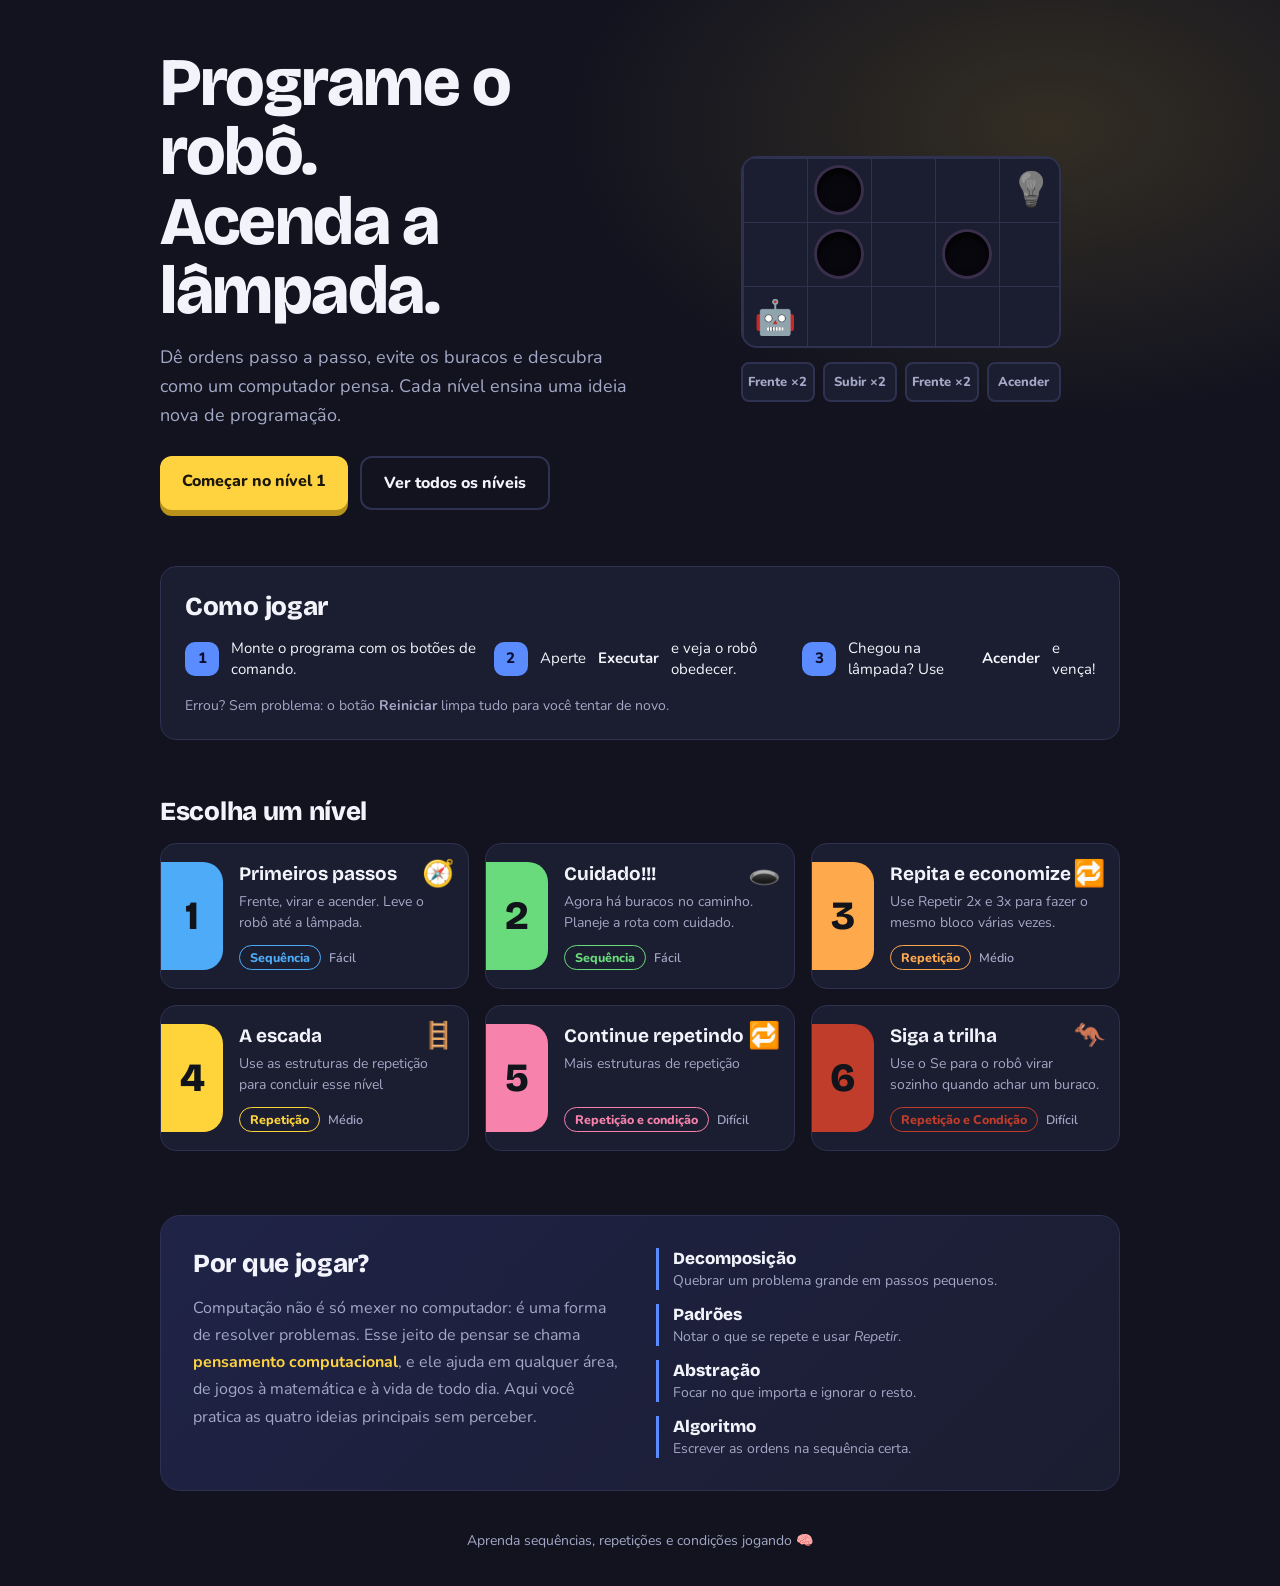
<file: index.html>
<!DOCTYPE html>
<html lang="pt-BR">
<head>
    <meta charset="UTF-8">
    <meta name="viewport" content="width=device-width, initial-scale=1.0">
    <title>Bipe - Menu</title>
    <link rel="preconnect" href="https://fonts.googleapis.com">
    <link rel="preconnect" href="https://fonts.gstatic.com" crossorigin>
    <link href="https://fonts.googleapis.com/css2?family=Bricolage+Grotesque:wght@600;800&family=Nunito:wght@400;600;800&display=swap" rel="stylesheet">
    <link rel="stylesheet" href="style.css">
</head>

<body>
    <main class="menu">

        <!-- ===== HERO ===== -->
        <header class="hero">
            <div class="hero-texto">
                <h1>Programe o robô.<br>Acenda a lâmpada.</h1>
                <p class="lead">
                    Dê ordens passo a passo, evite os buracos e descubra como
                    um computador pensa. Cada nível ensina uma ideia nova de programação.
                </p>
                <div class="hero-acoes">
                    <a class="botao" href="nv1/nv1.html">Começar no nível 1</a>
                    <a class="botao-sec" href="#niveis-titulo">Ver todos os níveis</a>
                </div>
            </div>

            <!-- Demonstração animada: o robô executa o programa -->
            <div class="demo" aria-hidden="true">
                <div class="tabuleiro">
                    <span class="buraco" style="--x:1;--y:1"></span>
                    <span class="buraco" style="--x:3;--y:1"></span>
                    <span class="buraco" style="--x:1;--y:0"></span>
                    <span class="lampada">💡</span>
                    <span class="robo">🤖</span>
                </div>
                <div class="programa">
                    <span class="bloco b1">Frente ×2</span>
                    <span class="bloco b2">Subir ×2</span>
                    <span class="bloco b3">Frente ×2</span>
                    <span class="bloco b4">Acender</span>
                </div>
            </div>
        </header>

        <!-- ===== COMO JOGAR ===== -->
        <section class="como-jogar" aria-labelledby="como-titulo">
            <h2 id="como-titulo">Como jogar</h2>
            <ol class="passos">
                <li><span>1</span> Monte o programa com os botões de comando.</li>
                <li><span>2</span> Aperte <strong>Executar</strong> e veja o robô obedecer.</li>
                <li><span>3</span> Chegou na lâmpada? Use <strong>Acender</strong> e vença!</li>
            </ol>
            <p class="dica">Errou? Sem problema: o botão <strong>Reiniciar</strong> limpa tudo para você tentar de novo.</p>
        </section>

        <!-- ===== NÍVEIS ===== -->
        <section aria-labelledby="niveis-titulo">
            <h2 id="niveis-titulo">Escolha um nível</h2>
            <div id="niveis" class="niveis"></div>
        </section>

        <!-- ===== PENSAMENTO COMPUTACIONAL ===== -->
        <section class="pc" aria-labelledby="pc-titulo">
            <div class="pc-texto">
                <h2 id="pc-titulo">Por que jogar?</h2>
                <p>
                    Computação não é só mexer no computador: é uma forma de resolver problemas.
                    Esse jeito de pensar se chama <strong>pensamento computacional</strong>,
                    e ele ajuda em qualquer área, de jogos à matemática e à vida de todo dia.
                    Aqui você pratica as quatro ideias principais sem perceber.
                </p>
            </div>
            <dl class="pc-pilares">
                <div><dt>Decomposição</dt><dd>Quebrar um problema grande em passos pequenos.</dd></div>
                <div><dt>Padrões</dt><dd>Notar o que se repete e usar <em>Repetir</em>.</dd></div>
                <div><dt>Abstração</dt><dd>Focar no que importa e ignorar o resto.</dd></div>
                <div><dt>Algoritmo</dt><dd>Escrever as ordens na sequência certa.</dd></div>
            </dl>
        </section>

        <footer class="rodape">Aprenda sequências, repetições e condições jogando 🧠</footer>

    </main>

    <script src="script.js"></script>
</body>
</html>
</file>
<file: style.css>
* { box-sizing: border-box; }

:root {
    --fundo: #12131f;
    --painel: #1b1d30;
    --linha: #2e3150;
    --texto: #f3f4fb;
    --suave: #a3a8c6;
    --lampada: #ffd23f;
    --azul: #5b8cff;
    --cell: 64px;
    --titulo: "Bricolage Grotesque", "Trebuchet MS", system-ui, sans-serif;
}

html { scroll-behavior: smooth; }

body {
    margin: 0;
    min-height: 100dvh;
    font-family: "Nunito", "Segoe UI", system-ui, sans-serif;
    background:
        radial-gradient(700px 420px at 82% 8%, rgba(255, 210, 63, .14), transparent 70%),
        var(--fundo);
    color: var(--texto);
}

.menu { max-width: 1000px; margin: 0 auto; padding: 48px 20px 36px; }

h1, h2, h3 { font-family: var(--titulo); }

h2 {
    margin: 0 0 16px;
    font-size: 26px;
    font-weight: 800;
    letter-spacing: -.3px;
}

/* ===== Hero ===== */
.hero {
    display: grid;
    grid-template-columns: 1.1fr 1fr;
    gap: 40px;
    align-items: center;
    margin-bottom: 56px;
}

.hero h1 {
    margin: 0 0 18px;
    font-size: clamp(38px, 6.4vw, 68px);
    line-height: 1.02;
    font-weight: 800;
    letter-spacing: -1.5px;
}

.lead {
    max-width: 480px;
    margin: 0 0 26px;
    font-size: 18px;
    line-height: 1.6;
    color: var(--suave);
}

.hero-acoes { display: flex; flex-wrap: wrap; gap: 12px; }

.botao, .botao-sec {
    padding: 14px 22px;
    font-weight: 800;
    font-size: 16px;
    text-decoration: none;
    border-radius: 12px;
    transition: transform .15s, box-shadow .15s;
}

.botao {
    background: var(--lampada);
    color: #1a1608;
    box-shadow: 0 6px 0 #b8921a;
}
.botao:hover { transform: translateY(2px); box-shadow: 0 4px 0 #b8921a; }
.botao:active { transform: translateY(6px); box-shadow: 0 0 0 #b8921a; }

.botao-sec { color: var(--texto); border: 2px solid var(--linha); }
.botao-sec:hover { border-color: var(--azul); }

.botao:focus-visible, .botao-sec:focus-visible, .nivel:focus-visible {
    outline: 3px solid #fff;
    outline-offset: 3px;
}

/* ===== Demonstração animada ===== */
.demo { justify-self: center; }

.tabuleiro {
    position: relative;
    width: calc(var(--cell) * 5);
    height: calc(var(--cell) * 3);
    border-radius: 16px;
    border: 2px solid var(--linha);
    background:
        linear-gradient(var(--linha) 1px, transparent 1px) 0 0 / var(--cell) var(--cell),
        linear-gradient(90deg, var(--linha) 1px, transparent 1px) 0 0 / var(--cell) var(--cell),
        var(--painel);
}

.buraco, .lampada, .robo {
    position: absolute;
    width: var(--cell);
    height: var(--cell);
    display: grid;
    place-items: center;
    font-size: 34px;
}

.buraco::after {
    content: "";
    width: 70%;
    height: 70%;
    border-radius: 50%;
    background: #07070d;
    box-shadow: inset 0 4px 8px rgba(0, 0, 0, .8), 0 0 0 3px #3a2f4a;
}
.buraco { left: calc(var(--x) * var(--cell)); top: calc(var(--y) * var(--cell)); }

.lampada {
    left: calc(var(--cell) * 4);
    top: 0;
    filter: grayscale(1) brightness(.6);
    animation: acender 9s infinite;
}

.robo {
    left: 0;
    top: calc(var(--cell) * 2);
    animation: andar 9s infinite;
}

@keyframes andar {
    0%, 6%   { transform: translate(0, 0); }
    24%      { transform: translate(calc(var(--cell) * 2), 0); }
    30%      { transform: translate(calc(var(--cell) * 2), 0); }
    48%      { transform: translate(calc(var(--cell) * 2), calc(var(--cell) * -2)); }
    54%      { transform: translate(calc(var(--cell) * 2), calc(var(--cell) * -2)); }
    72%      { transform: translate(calc(var(--cell) * 4), calc(var(--cell) * -2)); }
    94%      { transform: translate(calc(var(--cell) * 4), calc(var(--cell) * -2)); }
    100%     { transform: translate(0, 0); }
}

@keyframes acender {
    0%, 74% { filter: grayscale(1) brightness(.6); transform: scale(1); }
    78%, 94% { filter: drop-shadow(0 0 18px var(--lampada)) drop-shadow(0 0 40px var(--lampada)); transform: scale(1.2); }
    100% { filter: grayscale(1) brightness(.6); transform: scale(1); }
}

.programa {
    display: grid;
    grid-template-columns: repeat(4, 1fr);
    gap: 8px;
    margin-top: 14px;
    width: calc(var(--cell) * 5);
}

.bloco {
    padding: 9px 4px;
    text-align: center;
    font-size: 13px;
    font-weight: 800;
    border-radius: 8px;
    background: var(--painel);
    border: 2px solid var(--linha);
    color: var(--suave);
    animation-duration: 9s; animation-iteration-count: infinite;
}

/* cada bloco tem a própria janela de destaque */
.b1 { animation-name: dest1; }
.b2 { animation-name: dest2; }
.b3 { animation-name: dest3; }
.b4 { animation-name: dest4; }

@keyframes dest1 { 0%, 5%, 27%, 100% { background: var(--painel); color: var(--suave); border-color: var(--linha); } 6%, 26% { background: var(--azul); color: #0b1030; border-color: var(--azul); } }
@keyframes dest2 { 0%, 29%, 51%, 100% { background: var(--painel); color: var(--suave); border-color: var(--linha); } 30%, 50% { background: var(--azul); color: #0b1030; border-color: var(--azul); } }
@keyframes dest3 { 0%, 53%, 75%, 100% { background: var(--painel); color: var(--suave); border-color: var(--linha); } 54%, 74% { background: var(--azul); color: #0b1030; border-color: var(--azul); } }
@keyframes dest4 { 0%, 75%, 95%, 100% { background: var(--painel); color: var(--suave); border-color: var(--linha); } 76%, 94% { background: var(--lampada); color: #1a1608; border-color: var(--lampada); } }

/* ===== Como jogar ===== */
.como-jogar {
    margin-bottom: 56px;
    padding: 24px;
    background: var(--painel);
    border: 1px solid var(--linha);
    border-radius: 16px;
}

.passos {
    margin: 0;
    padding: 0;
    list-style: none;
    display: grid;
    grid-template-columns: repeat(3, 1fr);
    gap: 16px;
}

.passos li { display: flex; align-items: center; gap: 12px; font-size: 15px; line-height: 1.4; }

.passos span {
    flex: none;
    width: 34px;
    height: 34px;
    display: grid;
    place-items: center;
    font-weight: 800;
    border-radius: 10px;
    background: var(--azul);
    color: #0b1030;
}

.dica { margin: 16px 0 0; font-size: 14px; color: var(--suave); }

/* ===== Níveis ===== */
.niveis {
    display: grid;
    grid-template-columns: repeat(auto-fill, minmax(290px, 1fr));
    gap: 16px;
    margin-bottom: 64px;
}

.nivel {
    position: relative;
    display: flex;
    align-items: stretch;
    gap: 16px;
    padding: 18px 18px 18px 0;
    overflow: hidden;
    color: inherit;
    text-decoration: none;
    background: var(--painel);
    border: 1px solid var(--linha);
    border-radius: 16px;
    transition: transform .15s, border-color .15s;
    animation: entrar .5s ease both;
    animation-delay: var(--atraso);
}

.nivel:hover { transform: translateY(-4px); border-color: var(--acento); }
.nivel:hover .nivel-numero { filter: brightness(1.15); }

.nivel-numero {
    flex: none;
    width: 62px;
    display: grid;
    place-items: center;
    font-family: var(--titulo);
    font-size: 40px;
    font-weight: 800;
    background: var(--acento);
    color: #11141a;
    border-radius: 0 20px 20px 0;
    transition: filter .15s;
}

.nivel-corpo { flex: 1; display: flex; flex-direction: column; gap: 6px; min-width: 0; }
.nivel h3 { margin: 0; font-size: 19px; }
.nivel p { margin: 0; flex: 1; font-size: 14px; line-height: 1.5; color: var(--suave); }

.nivel-rodape { display: flex; flex-wrap: wrap; gap: 8px; align-items: center; margin-top: 6px; font-size: 12.5px; }

.etiqueta {
    padding: 3px 10px;
    font-weight: 800;
    border-radius: 999px;
    border: 1px solid var(--acento);
    color: var(--acento);
}

.dificuldade { color: var(--suave); font-weight: 600; }

.nivel-icone { position: absolute; top: 12px; right: 14px; font-size: 26px; }

@keyframes entrar { from { opacity: 0; transform: translateY(12px); } to { opacity: 1; transform: none; } }

/* ===== Pensamento computacional ===== */
.pc {
    display: grid;
    grid-template-columns: 1fr 1fr;
    gap: 32px;
    padding: 32px;
    border-radius: 20px;
    background: linear-gradient(135deg, #1f2347, var(--painel));
    border: 1px solid var(--linha);
}

.pc-texto p { margin: 0; max-width: 46ch; font-size: 16px; line-height: 1.7; color: var(--suave); }
.pc-texto strong { color: var(--lampada); }

.pc-pilares { margin: 0; display: grid; gap: 14px; }
.pc-pilares div { padding-left: 14px; border-left: 3px solid var(--azul); }
.pc-pilares dt { font-family: var(--titulo); font-weight: 800; font-size: 17px; }
.pc-pilares dd { margin: 2px 0 0; font-size: 14px; color: var(--suave); }

.rodape { margin-top: 40px; text-align: center; font-size: 14px; color: var(--suave); }

/* ===== Responsivo ===== */
@media (max-width: 820px) {
    .hero, .pc { grid-template-columns: 1fr; }
    .passos { grid-template-columns: 1fr; }
    :root { --cell: 54px; }
    .pc { padding: 24px; }
}

@media (max-width: 380px) {
    :root { --cell: 46px; }
}

@media (prefers-reduced-motion: reduce) {
    .robo, .lampada, .bloco, .nivel { animation: none; }
    .robo { transform: translate(calc(var(--cell) * 4), calc(var(--cell) * -2)); }
    .lampada { filter: drop-shadow(0 0 18px var(--lampada)); }
    .nivel, .botao { transition: none; }
}
</file>
